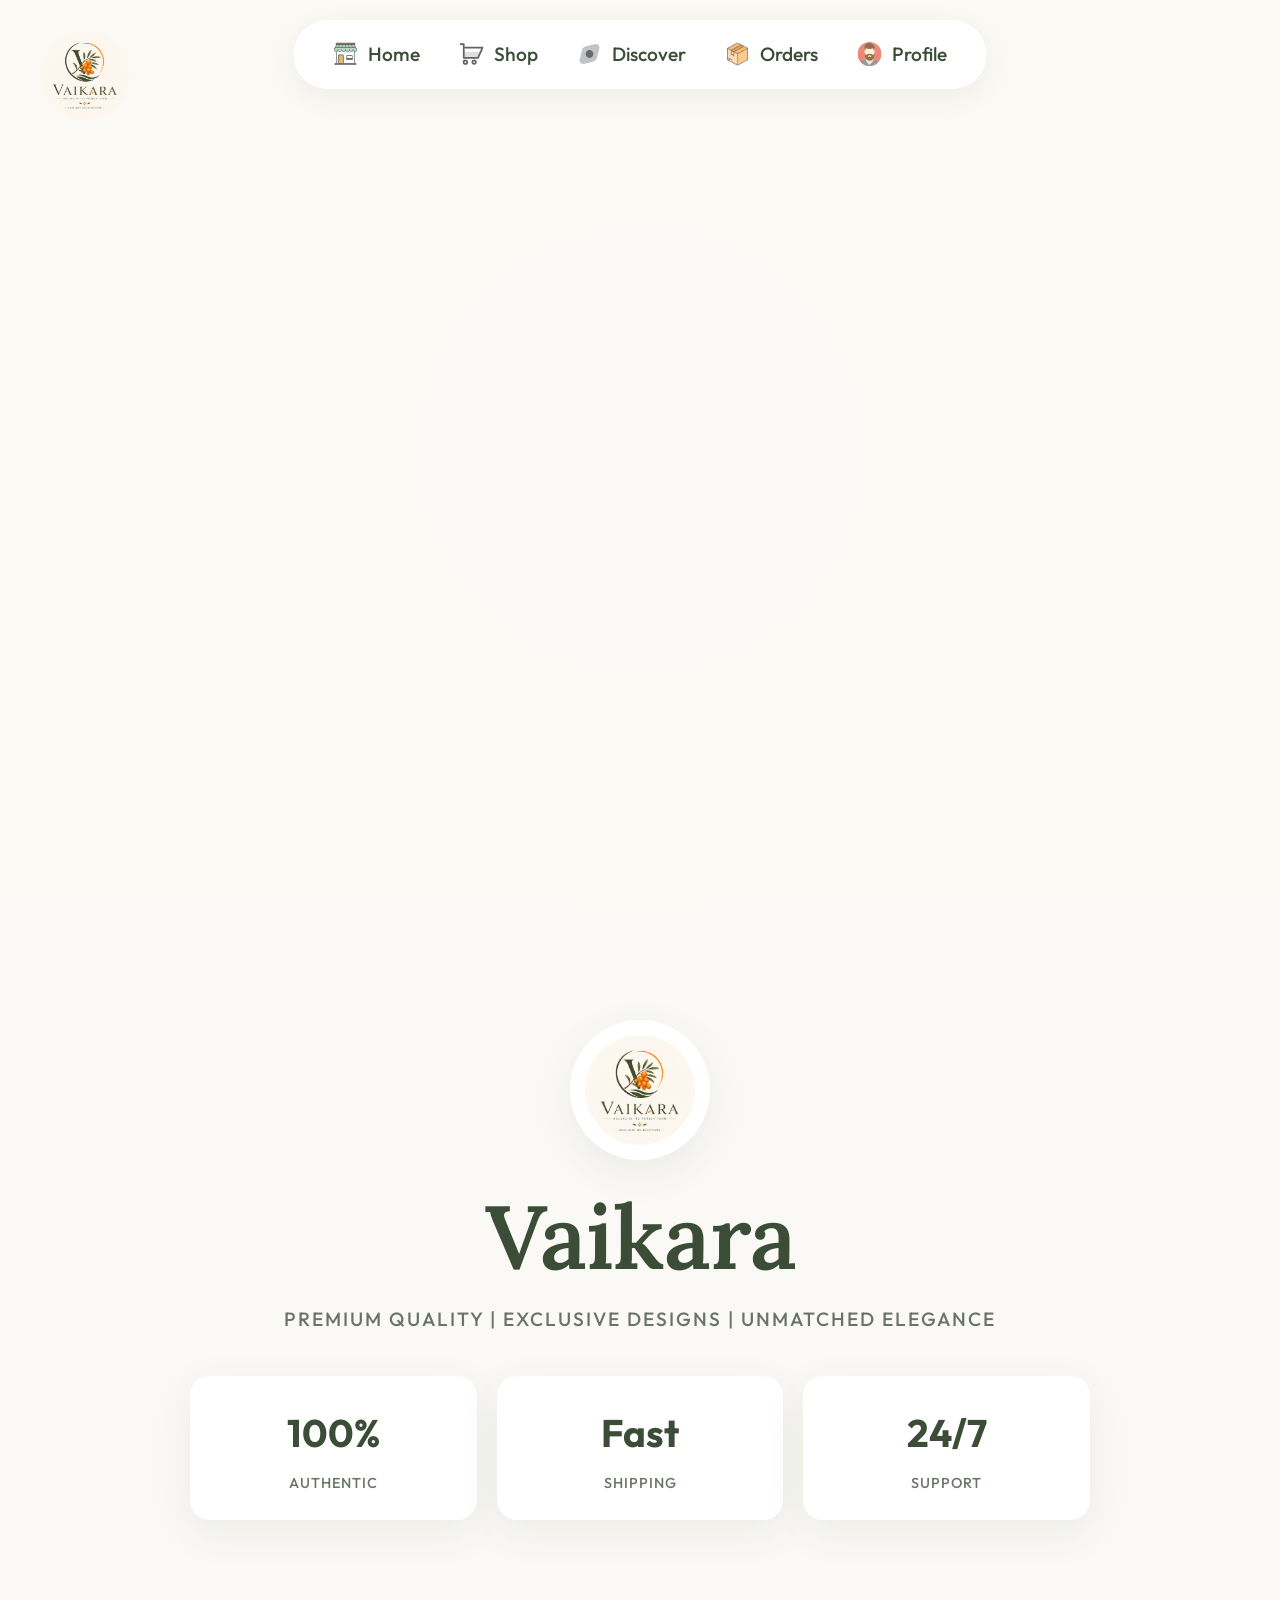
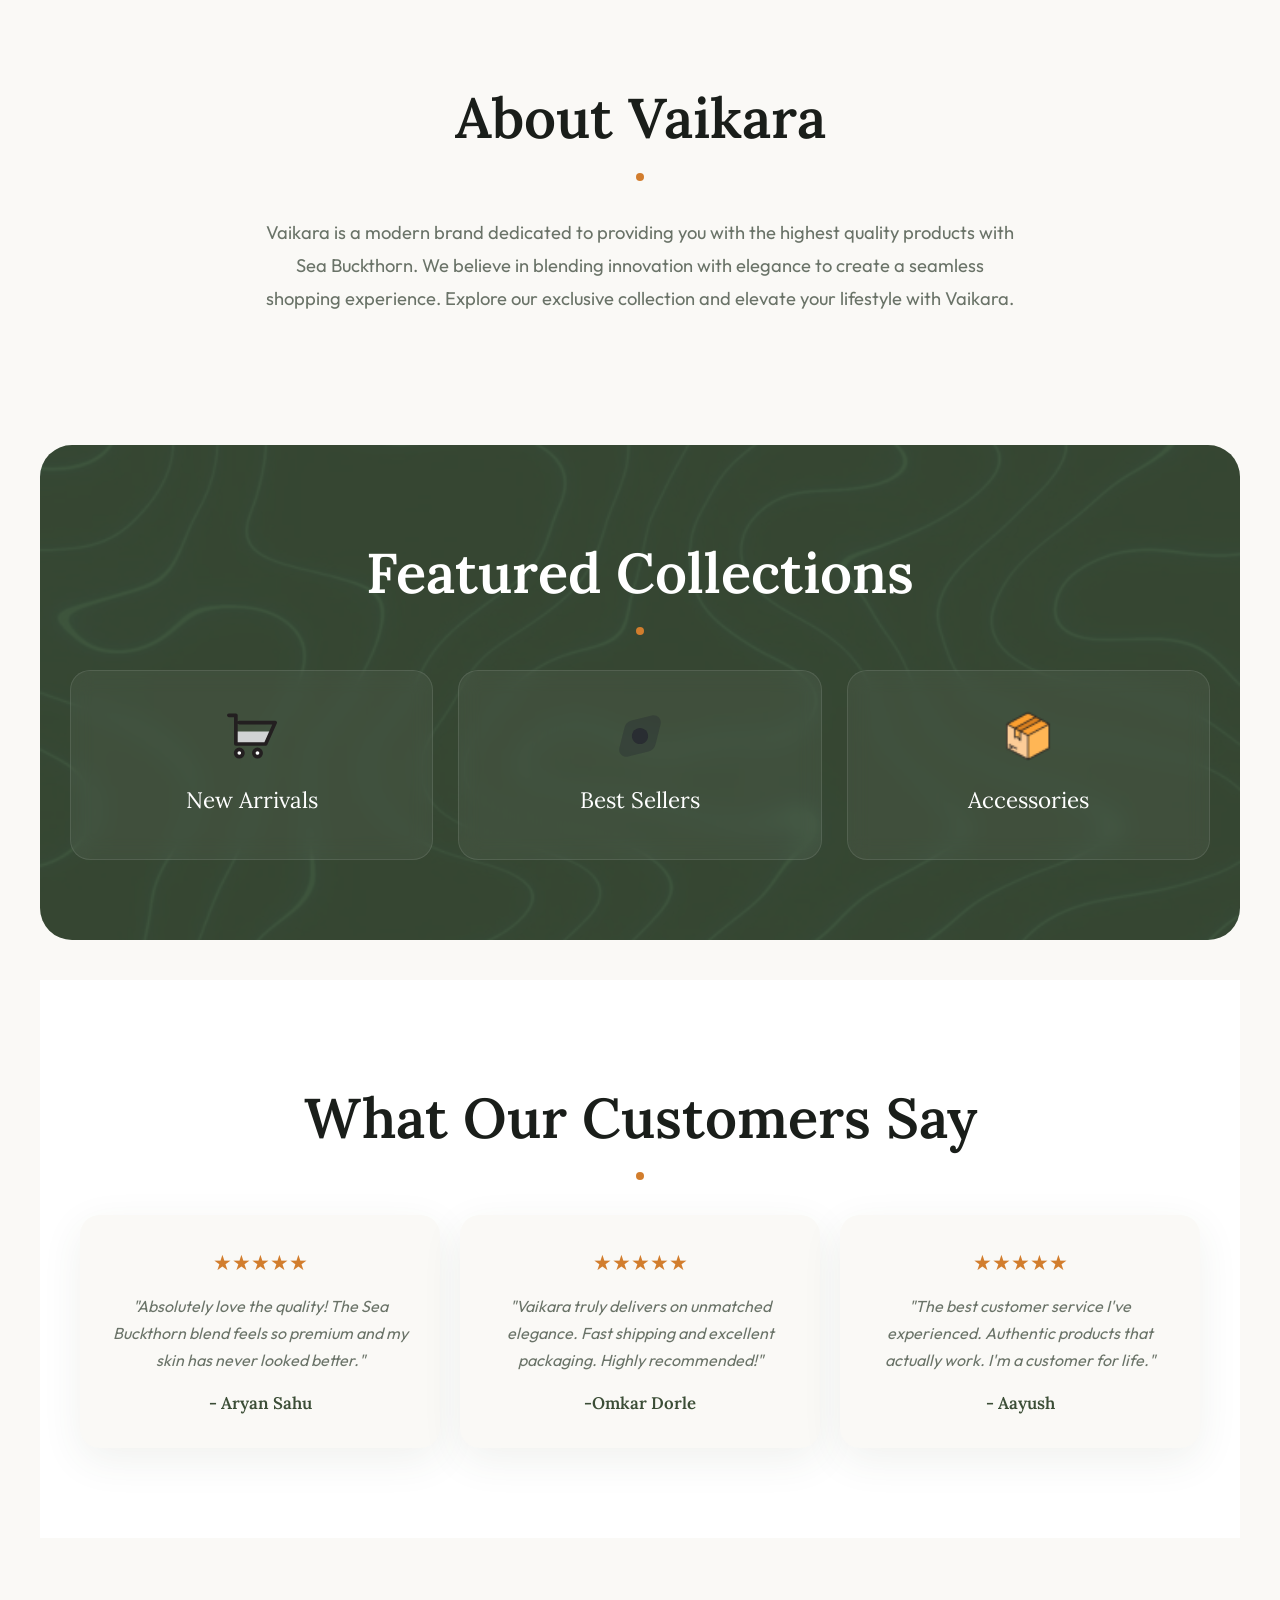
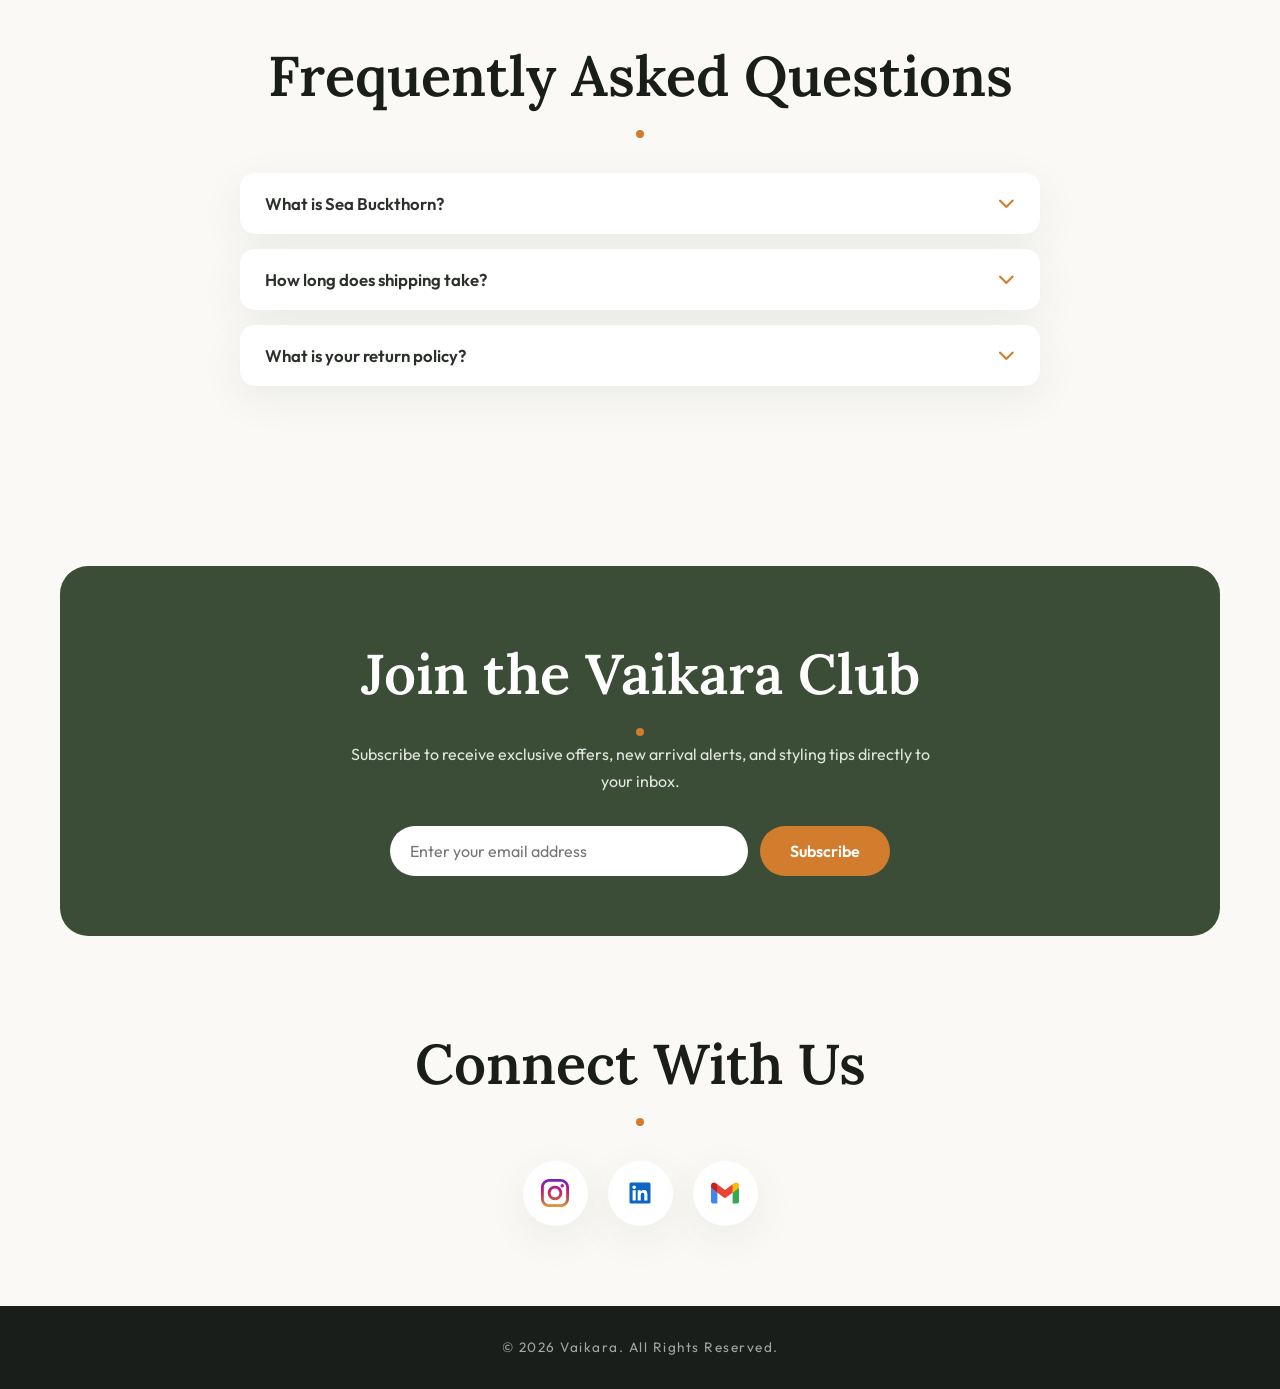
<file: index.html>
<!DOCTYPE html>
<html lang="en">

<head>
    <meta charset="UTF-8">
    <meta name="viewport" content="width=device-width, initial-scale=1.0">
    <title>Vaikara 2.0</title>
    <link rel="stylesheet" href="css/style3.css">
    <link rel="stylesheet" href="https://cdnjs.cloudflare.com/ajax/libs/font-awesome/6.5.1/css/all.min.css">
    <link rel="icon" type="image/png" href="assets/images/Vaikara.png">
</head>

<body>
    <div class="corner-logo">
        <a href="index.html"><img src="assets/images/Vaikara.png" alt="1n Logo"></a>
    </div>




    <header>
        <video src="assets/Video/Video1.mp4" class="header-bg" autoplay loop muted playsinline></video>
        <nav class="navbar">


            <ul class="nav-links">

                <li>
                    <a href="index.html">
                        <img src="assets/icons/shop2.svg" alt="Home">
                        <span>Home</span>
                    </a>
                </li>
                <li>
                    <a href="shop.html">
                        <img src="assets/icons/shop.svg" alt="Home">
                        <span>Shop</span>
                    </a>
                </li>
                <li>
                    <a href="assets/documents/project1.pdf" target="_blank">
                        <img src="assets/icons/discover.svg" alt="Home">
                        <span>Discover</span>
                    </a>
                </li>
                <li>
                    <a>
                        <img src="assets/icons/order.png" alt="Home">
                        <span>Orders</span>
                    </a>
                </li>
                <li>
                    <a>
                        <img src="assets/icons/Profile.svg" alt="Home">
                        <span>Profile</span>
                    </a>
                </li>


            </ul>

    </header>

    <section class="hero-content">
        <img src="assets/images/Vaikara.png" alt="Vaikara" class="profile-pic"
            style="border-radius: 0; padding: 10px; background: rgba(255,255,255,0.8);">

        <h1>Vaikara</h1>
        <p>Premium Quality | Exclusive Designs | Unmatched Elegance</p>
        <div class="stats">
            <div>
                <h3>100%</h3>
                <p>Authentic</p>
            </div>

            <div>
                <h3>Fast</h3>
                <p>Shipping</p>
            </div>

            <div>
                <h3>24/7</h3>
                <p>Support</p>
            </div>
        </div>
    </section>

    <!-- About Vaikara -->
    <section id="about">
        <h2>About Vaikara</h2>
        <p>
            Vaikara is a modern brand dedicated to providing you with the highest quality products with Sea Buckthorn.
            We believe in blending innovation with elegance to create a seamless shopping experience.
            Explore our exclusive collection and elevate your lifestyle with Vaikara.
        </p>
    </section>

    <!-- Featured Collections -->
    <section id="skills" class="skills-background">
        <img src="assets/images/li.jpg" alt="Vaikara Background" class="skills-bg">
        <h2>Featured Collections</h2>
        <div class="cards">
            <div class="card">
                <img src="assets/icons/shop.svg" alt="New Arrivals" style="width: 50px;">
                <span>New Arrivals</span>
            </div>

            <div class="card">
                <img src="assets/icons/discover.svg" alt="Best Sellers" style="width: 50px;">
                <span>Best Sellers</span>
            </div>

            <div class="card">
                <img src="assets/icons/order.png" alt="Accessories" style="width: 50px;">
                <span>Accessories</span>
            </div>
        </div>
    </section>

    <!-- Testimonials -->
    <section id="testimonials">
        <h2>What Our Customers Say</h2>
        <div class="testimonial-cards">
            <div class="testimonial-card">
                <div class="stars">★★★★★</div>
                <p>"Absolutely love the quality! The Sea Buckthorn blend feels so premium and my skin has never looked
                    better."</p>
                <h4>- Aryan Sahu</h4>
            </div>
            <div class="testimonial-card">
                <div class="stars">★★★★★</div>
                <p>"Vaikara truly delivers on unmatched elegance. Fast shipping and excellent packaging. Highly
                    recommended!"</p>
                <h4>-Omkar Dorle</h4>
            </div>
            <div class="testimonial-card">
                <div class="stars">★★★★★</div>
                <p>"The best customer service I've experienced. Authentic products that actually work. I'm a customer
                    for life."</p>
                <h4>- Aayush</h4>
            </div>
        </div>
    </section>

    <!-- FAQ -->
    <section id="faq">
        <h2>Frequently Asked Questions</h2>
        <div class="faq-container">
            <div class="faq-item">
                <button class="faq-question">What is Sea Buckthorn? <i class="fas fa-chevron-down"></i></button>
                <div class="faq-answer">
                    <p>Sea Buckthorn is a nutrient-rich berry known for its high vitamin C, E, and Omega fatty acids
                        content, making it excellent for skin and health.</p>
                </div>
            </div>
            <div class="faq-item">
                <button class="faq-question">How long does shipping take? <i class="fas fa-chevron-down"></i></button>
                <div class="faq-answer">
                    <p>We offer fast shipping worldwide. Domestic orders typically arrive within 3-5 business days,
                        while international orders take 7-14 days.</p>
                </div>
            </div>
            <div class="faq-item">
                <button class="faq-question">What is your return policy? <i class="fas fa-chevron-down"></i></button>
                <div class="faq-answer">
                    <p>We accept returns within 30 days of purchase for unopened and unused products. Please contact our
                        24/7 support for assistance.</p>
                </div>
            </div>
        </div>
    </section>

    <!-- Newsletter -->
    <section id="newsletter" class="newsletter-section">
        <div class="newsletter-box">
            <h2>Join the Vaikara Club</h2>
            <p>Subscribe to receive exclusive offers, new arrival alerts, and styling tips directly to your inbox.</p>
            <form class="newsletter-form" onsubmit="event.preventDefault(); alert('Thank you for subscribing!');">
                <input type="email" placeholder="Enter your email address" required>
                <button type="submit">Subscribe</button>
            </form>
        </div>
    </section>

    <!-- Contact -->
    <section id="contact">
        <h2>Connect With Us</h2>
        <div class="social-icons" style="margin-top: 20px;">
            <a href="https://www.instagram.com/arxan._.sahu" target="_blank">
                <img src="assets/icons/instagram.svg" alt="Instagram" class="social-icon">
            </a>

            <a href="https://www.linkedin.com/in/aryan-sahu-13952637b/" target="_blank">
                <img src="assets/icons/Linkedin.svg" alt="Linkedin" class="social-icon">
            </a>

            <a href="https://mail.google.com/mail/?view=cm&fs=1&to=lakhan9953@gmail.com" target="_blank">
                <img src="assets/icons/Gmail.svg" alt="Gmail" class="social-icon">
            </a>
        </div>
    </section>

    <footer>
        <p>© 2026 Vaikara. All Rights Reserved.</p>
    </footer>

    <script>
        document.querySelectorAll('.faq-question').forEach(button => {
            button.addEventListener('click', () => {
                const faqItem = button.parentElement;
                const answer = button.nextElementSibling;
                const isActive = faqItem.classList.contains('active');

                // Close all other FAQs
                document.querySelectorAll('.faq-item').forEach(item => {
                    item.classList.remove('active');
                    item.querySelector('.faq-answer').style.maxHeight = null;
                });

                if (!isActive) {
                    faqItem.classList.add('active');
                    answer.style.maxHeight = answer.scrollHeight + 'px';
                }
            });
        });
    </script>
</body>

</html>
</file>
<file: css/style3.css>
@import url('https://fonts.googleapis.com/css2?family=Lora:ital,wght@0,400;0,600;1,400&family=Outfit:wght@300;400;500;600;700&display=swap');



:root {
    /* Color Palette */
    --clr-bg: #FAF9F6; /* Soft Linen */
    --clr-surface: #FFFFFF;
    --clr-dark: #1A1E1A; /* Deep Earthy Black */
    --clr-primary: #3B4D36; /* Olive Forest Green */
    --clr-accent: #D27D2D; /* Burnt Orange (Sea Buckthorn) */
    --clr-text-main: #2C302B;
    --clr-text-muted: #6A7368;
    
    /* Shadows & Transitions */
    --shadow-soft: 0 12px 40px rgba(59, 77, 54, 0.08);
    --shadow-hover: 0 20px 50px rgba(210, 125, 45, 0.15);
    --transition-smooth: all 0.5s cubic-bezier(0.25, 1, 0.5, 1);
}

* {
    margin: 0;
    padding: 0;
    box-sizing: border-box;
    scroll-behavior: smooth;
}

body {
    font-family: 'Outfit', sans-serif;
    background-color: var(--clr-bg);
    color: var(--clr-text-main);
    line-height: 1.7;
    overflow-x: hidden;
}

h1, h2, h3, h4 {
    font-family: 'Lora', serif;
    font-weight: 600;
    color: var(--clr-dark);
}


.navbar {
    position: absolute;
    top: 20px;
    left: 50%;
    transform: translateX(-50%);
    width: fit-content;
    max-width: 95%;
    z-index: 1000;
    background: var(--clr-surface);
    border-radius: 50px;
    padding: 10px 40px;
    box-shadow: 0 8px 32px rgba(0, 0, 0, 0.05);
    display: flex;
    justify-content: center;
    transition: var(--transition-smooth);
}

.nav-links {
    list-style: none;
    display: flex;
    align-items: center;
    gap: 40px;
}

.nav-links a {
    display: flex;
    align-items: center;
    gap: 10px;
    text-decoration: none;
    color: var(--clr-primary);
    font-weight: 500;
    font-size: 1.2rem;
    position: relative;
    padding: 8px 0;
    transition: var(--transition-smooth);
}

.nav-links a img {
    width: 24px;
    height: 24px;
    opacity: 0.7;
    transition: var(--transition-smooth);
}

.nav-links a:hover {
    opacity: 0.7;
}

.nav-links a:hover img {
    opacity: 1;
    transform: scale(1.1);
}


.corner-logo {
    position: fixed;
    top: 30px;
    left: 40px;
    z-index: 1001;
}

.corner-logo img {
    width: 90px;
    height: auto;
    transition: var(--transition-smooth);
}

.corner-logo:hover img {
    transform: rotate(5deg) scale(1.05);
}


header {
    position: relative;
    z-index: 1;
    min-height: 100vh;
    min-height: 100dvh;
    overflow: hidden;
}

.hero-content {
    display: flex;
    flex-direction: column;
    justify-content: center;
    align-items: center;
    text-align: center;
    padding: 120px 20px 60px;
}

.header-bg {
    position: absolute;
    top: 0;
    left: 0;
    width: 100%;
    height: 100%;
    object-fit: cover;
    z-index: -2;
    opacity: 1;
}

header::before {
    content: '';
    position: absolute;
    top: 0;
    left: 0;
    width: 100%;
    height: 100%;
    background: radial-gradient(circle at center, rgba(253, 249, 241, 0.1) 0%, rgba(253, 249, 241, 0.5) 100%);
    z-index: -1;
}

.profile-pic {
    width: 140px;
    height: 140px;
    object-fit: contain;
    border-radius: 50% !important;
    background: var(--clr-surface) !important;
    padding: 15px !important;
    margin-bottom: 25px;
    box-shadow: var(--shadow-soft);
    border: none;
    transition: var(--transition-smooth);
    animation: float 6s ease-in-out infinite;
}

@keyframes float {
    0% { transform: translateY(0px); }
    50% { transform: translateY(-10px); }
    100% { transform: translateY(0px); }
}

.hero-content h1 {
    font-size: clamp(2.2rem, 7vw, 6rem);
    letter-spacing: -1px;
    line-height: 1.15;
    color: var(--clr-primary);
    margin-bottom: 15px;
    text-transform: capitalize;
}

.hero-content h1 span {
    color: var(--clr-accent);
}

.hero-content p {
    font-family: 'Outfit', sans-serif;
    color: var(--clr-text-muted);
    font-size: clamp(0.85rem, 2vw, 1.2rem);
    letter-spacing: 2px;
    text-transform: uppercase;
    font-weight: 500;
    margin-bottom: 40px;
}


.stats {
    display: flex;
    justify-content: center;
    gap: 20px;
    flex-wrap: wrap;
    z-index: 10;
    width: 100%;
    max-width: 900px;
}

.stats div {
    background: var(--clr-surface);
    padding: 25px 35px;
    border-radius: 20px;
    flex: 1 1 200px;
    text-align: center;
    box-shadow: var(--shadow-soft);
    transition: var(--transition-smooth);
    position: relative;
    overflow: hidden;
}

.stats div::before {
    content: '';
    position: absolute;
    top: 0;
    left: 0;
    width: 100%;
    height: 4px;
    background: var(--clr-accent);
    transform: scaleX(0);
    transform-origin: left;
    transition: var(--transition-smooth);
}

.stats div:hover {
    transform: translateY(-8px);
    box-shadow: var(--shadow-hover);
}

.stats div:hover::before {
    transform: scaleX(1);
}

.stats h3 {
    color: var(--clr-primary);
    font-size: 2.4rem;
    font-family: 'Outfit', sans-serif;
    font-weight: 700;
    margin-bottom: 5px;
}

.stats p {
    font-size: 0.9rem;
    color: var(--clr-text-muted);
    letter-spacing: 1px;
    margin: 0;
}


section {
    max-width: 1200px;
    margin: 0 auto;
    padding: 90px 20px;
}

h2 {
    text-align: center;
    font-size: clamp(2rem, 5vw, 3.5rem);
    margin: 0 auto 50px;
    display: table;
    position: relative;
}

h2::after {
    content: '';
    position: absolute;
    bottom: -15px;
    left: 50%;
    transform: translateX(-50%);
    width: 8px;
    height: 8px;
    background-color: var(--clr-accent);
    border-radius: 50%;
}

#about p {
    text-align: center;
    max-width: 750px;
    margin: 0 auto;
    font-size: 1.15rem;
    line-height: 1.8;
    color: var(--clr-text-muted);
}


.skills-background {
    position: relative;
    background: var(--clr-primary);
    border-radius: 32px;
    padding: 80px 30px;
    margin: 40px auto;
    color: var(--clr-surface);
    overflow: hidden;
}

.skills-bg {
    position: absolute;
    top: 0;
    left: 0;
    width: 100%;
    height: 100%;
    object-fit: cover;
    opacity: 0.1;
    mix-blend-mode: overlay;
}

.skills-background h2 {
    color: var(--clr-surface);
}

.skills-background h2::after {
    background-color: var(--clr-accent);
}

.cards {
    display: grid;
    grid-template-columns: repeat(auto-fit, minmax(240px, 1fr));
    gap: 25px;
    position: relative;
    z-index: 1;
}

.card {
    background: rgba(255, 255, 255, 0.05);
    border: 1px solid rgba(255, 255, 255, 0.1);
    backdrop-filter: blur(10px);
    -webkit-backdrop-filter: blur(10px);
    border-radius: 20px;
    padding: 40px 25px;
    display: flex;
    flex-direction: column;
    align-items: center;
    justify-content: center;
    gap: 20px;
    transition: var(--transition-smooth);
    cursor: pointer;
}

.card:hover {
    background: var(--clr-surface);
    transform: translateY(-10px);
    box-shadow: 0 20px 40px rgba(0,0,0,0.2);
}

.card img {
    width: 50px !important;
    height: 50px !important;
    object-fit: contain;
    transition: var(--transition-smooth);
}

.card:hover img {
    transform: scale(1.1);
}

.card span {
    font-family: 'Lora', serif;
    font-size: 1.4rem;
    color: var(--clr-surface);
    transition: var(--transition-smooth);
}

.card:hover span {
    color: var(--clr-primary);
}


#contact {
    padding: 80px 20px;
}

.social-icons {
    display: flex;
    justify-content: center;
    gap: 20px;
    margin-top: 30px !important;
    flex-wrap: wrap;
}

.social-icons a {
    display: flex;
    align-items: center;
    justify-content: center;
    width: 65px;
    height: 65px;
    border-radius: 50%;
    background: var(--clr-surface);
    box-shadow: var(--shadow-soft);
    transition: var(--transition-smooth);
}

.social-icon {
    width: 28px !important;
    height: 28px !important;
    transition: var(--transition-smooth);
}

.social-icons a:hover {
    background: var(--clr-accent);
    transform: translateY(-6px) rotate(8deg);
    box-shadow: var(--shadow-hover);
}


#testimonials {
    background: var(--clr-surface);
}

.testimonial-cards {
    display: flex;
    justify-content: center;
    gap: 20px;
    flex-wrap: wrap;
}

.testimonial-card {
    background: var(--clr-bg);
    border-radius: 20px;
    padding: 30px;
    flex: 1 1 280px;
    max-width: 360px;
    box-shadow: var(--shadow-soft);
    text-align: center;
    transition: var(--transition-smooth);
}

.testimonial-card:hover {
    transform: translateY(-8px);
    box-shadow: var(--shadow-hover);
}

.testimonial-card .stars {
    color: var(--clr-accent);
    font-size: 1.3rem;
    margin-bottom: 12px;
}

.testimonial-card p {
    font-size: 1rem;
    color: var(--clr-text-muted);
    font-style: italic;
    margin-bottom: 15px;
}

.testimonial-card h4 {
    color: var(--clr-primary);
    font-size: 1.05rem;
}


.faq-container {
    max-width: 800px;
    margin: 0 auto;
    display: flex;
    flex-direction: column;
    gap: 15px;
}

.faq-item {
    background: var(--clr-surface);
    border-radius: 15px;
    box-shadow: var(--shadow-soft);
    overflow: hidden;
}

.faq-question {
    width: 100%;
    padding: 20px 25px;
    display: flex;
    justify-content: space-between;
    align-items: center;
    background: none;
    border: none;
    font-size: 1.05rem;
    font-family: 'Outfit', sans-serif;
    font-weight: 600;
    color: var(--clr-text-main);
    cursor: pointer;
    text-align: left;
    transition: var(--transition-smooth);
}

.faq-question:hover {
    color: var(--clr-primary);
}

.faq-question i {
    transition: transform 0.3s ease;
    color: var(--clr-accent);
}

.faq-item.active .faq-question i {
    transform: rotate(180deg);
}

.faq-answer {
    max-height: 0;
    overflow: hidden;
    transition: max-height 0.4s cubic-bezier(0, 1, 0, 1);
}

/* FIX: Accordion Expansion */
.faq-item.active .faq-answer {
    max-height: 500px;
    transition: max-height 0.4s ease-in-out;
}

.faq-answer p {
    padding: 0 25px 20px;
    margin: 0;
    color: var(--clr-text-muted);
    font-size: 0.98rem;
}

.newsletter-section {
    padding-bottom: 0;
}

.newsletter-box {
    background: var(--clr-primary);
    border-radius: 28px;
    padding: 60px 25px;
    text-align: center;
    color: var(--clr-surface);
}

.newsletter-box h2 {
    color: var(--clr-surface);
    margin-bottom: 20px;
}

.newsletter-box h2::after {
    background-color: var(--clr-accent);
}

.newsletter-box p {
    color: rgba(255, 255, 255, 0.85);
    font-size: 1rem;
    margin-bottom: 30px;
    max-width: 600px;
    margin-left: auto;
    margin-right: auto;
}

.newsletter-form {
    display: flex;
    justify-content: center;
    gap: 12px;
    max-width: 500px;
    margin: 0 auto;
    flex-wrap: wrap;
}

.newsletter-form input {
    flex: 1 1 220px;
    width: 100%;
    min-width: 0;
    padding: 15px 20px;
    border-radius: 50px;
    border: none;
    font-family: 'Outfit', sans-serif;
    font-size: 1rem;
    outline: none;
}

.newsletter-form button {
    padding: 15px 30px;
    border-radius: 50px;
    border: none;
    background: var(--clr-accent);
    color: var(--clr-surface);
    font-family: 'Outfit', sans-serif;
    font-weight: 600;
    font-size: 1rem;
    cursor: pointer;
    transition: var(--transition-smooth);
}

.newsletter-form button:hover {
    transform: translateY(-2px);
    box-shadow: 0 10px 20px rgba(210, 125, 45, 0.3);
}


footer {
    background: var(--clr-dark);
    color: rgba(255, 255, 255, 0.6);
    text-align: center;
    padding: 30px 20px;
    font-size: 0.85rem;
    letter-spacing: 1.5px;
}

@media (max-width: 992px) {
    .navbar {
        width: 90%;
        padding: 10px 25px;
    }
    .nav-links { gap: 25px; }
}

@media (max-width: 768px) {
   
    .corner-logo {
        position: absolute;
        top: 20px;
        left: 50%;
        transform: translateX(-50%);
        margin: 0;
        z-index: 999;
    }
    
    .corner-logo img {
        width: 70px;
    }

    .corner-logo:hover img {
        transform: none;
    }

   
    .navbar {
        position: fixed;
        bottom: 15px;
        top: auto;
        left: 50%;
        transform: translateX(-50%);
        border-radius: 30px;
        width: calc(100% - 30px);
        max-width: 450px;
        padding: 10px 20px;
        box-shadow: 0 10px 30px rgba(0, 0, 0, 0.15);
        background: rgba(255, 255, 255, 0.95);
        backdrop-filter: blur(12px);
        -webkit-backdrop-filter: blur(12px);
    }

    .nav-links {
        justify-content: space-around;
        width: 100%;
        gap: 0;
    }
    
    .nav-links a {
        flex-direction: column;
        gap: 4px;
        font-size: 0.7rem;
        padding: 2px 0;
    }

    .nav-links a img {
        width: 20px;
        height: 20px;
    }
    
   
    section {
        padding: 60px 15px;
    }

    .hero-content {
        padding-top: 100px;
        padding-bottom: 40px;
    }

    .profile-pic {
        width: 110px;
        height: 110px;
        padding: 10px !important;
        margin-bottom: 20px;
    }
    
    .stats { 
        gap: 12px; 
    }
    
    .stats div {
        flex: 1 1 100%;
        padding: 20px;
        border-radius: 16px;
    }
    
    .skills-background {
        border-radius: 20px;
        padding: 50px 15px;
        margin: 20px 0;
    }

    .cards {
        grid-template-columns: 1fr;
    }
    
    .card {
        padding: 30px 20px;
    }

    .newsletter-box {
        padding: 40px 20px;
        border-radius: 20px;
    }

    .newsletter-form button {
        width: 100%;
    }

    footer {
        padding-bottom: 90px; /* Space so fixed bottom navbar doesn't cover footer text */
    }
}
</file>
